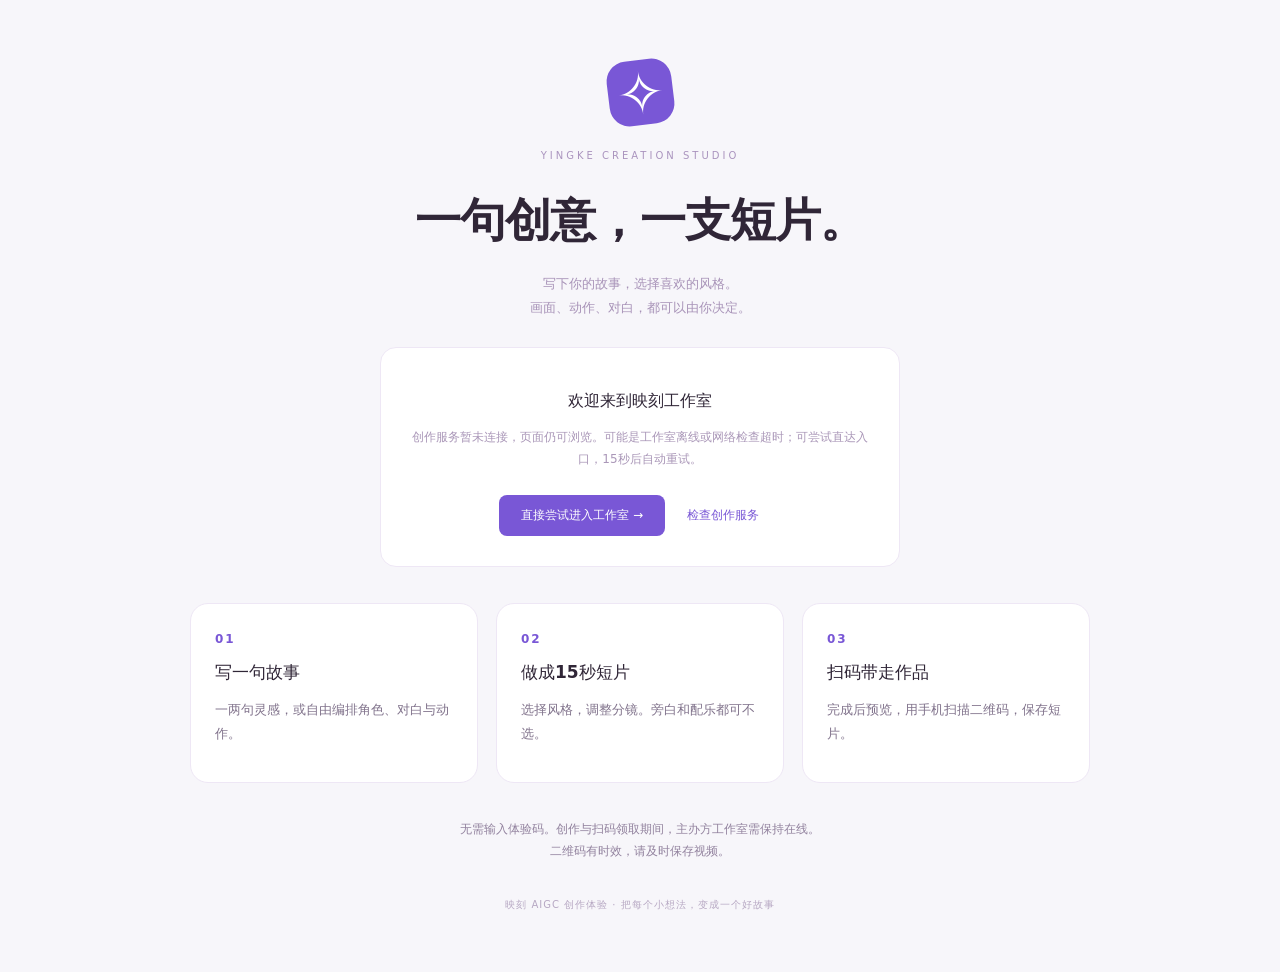
<file: docs/index.html>
<!doctype html>
<html lang="zh-CN"><head><meta charset="utf-8"><meta name="viewport" content="width=device-width,initial-scale=1"><meta name="robots" content="noindex"><meta name="description" content="映刻：从一句创意到15秒AI短片，完成后手机扫码领取。"><title>映刻 · AIGC 创作体验</title><link rel="stylesheet" href="portal.css?v=studio-home-20261101"><script src="portal.js?v=studio-home-20261101" defer></script></head>
<body><main><div class="logo">✧</div><div class="eyebrow">YINGKE CREATION STUDIO</div><h1>一句创意，一支短片。</h1><p>写下你的故事，选择喜欢的风格。<br>画面、动作、对白，都可以由你决定。</p>
<section class="entry"><span class="spinner" id="spinner"></span><h2 id="status">欢迎来到映刻工作室</h2><p id="message">正在检查创作服务，页面内容可随时浏览。</p><a id="enter" hidden>开始创作 →</a><button id="retry" hidden>检查创作服务</button><noscript><p>请开启浏览器JavaScript以连接创作服务。</p></noscript></section>
<div class="steps"><article><b>01</b><h2>写一句故事</h2><p>一两句灵感，或自由编排角色、对白与动作。</p></article><article><b>02</b><h2>做成15秒短片</h2><p>选择风格，调整分镜。旁白和配乐都可不选。</p></article><article><b>03</b><h2>扫码带走作品</h2><p>完成后预览，用手机扫描二维码，保存短片。</p></article></div>
<p class="note">无需输入体验码。创作与扫码领取期间，主办方工作室需保持在线。<br>二维码有时效，请及时保存视频。</p><footer>映刻 AIGC 创作体验 · 把每个小想法，变成一个好故事</footer></main></body></html>
</file>
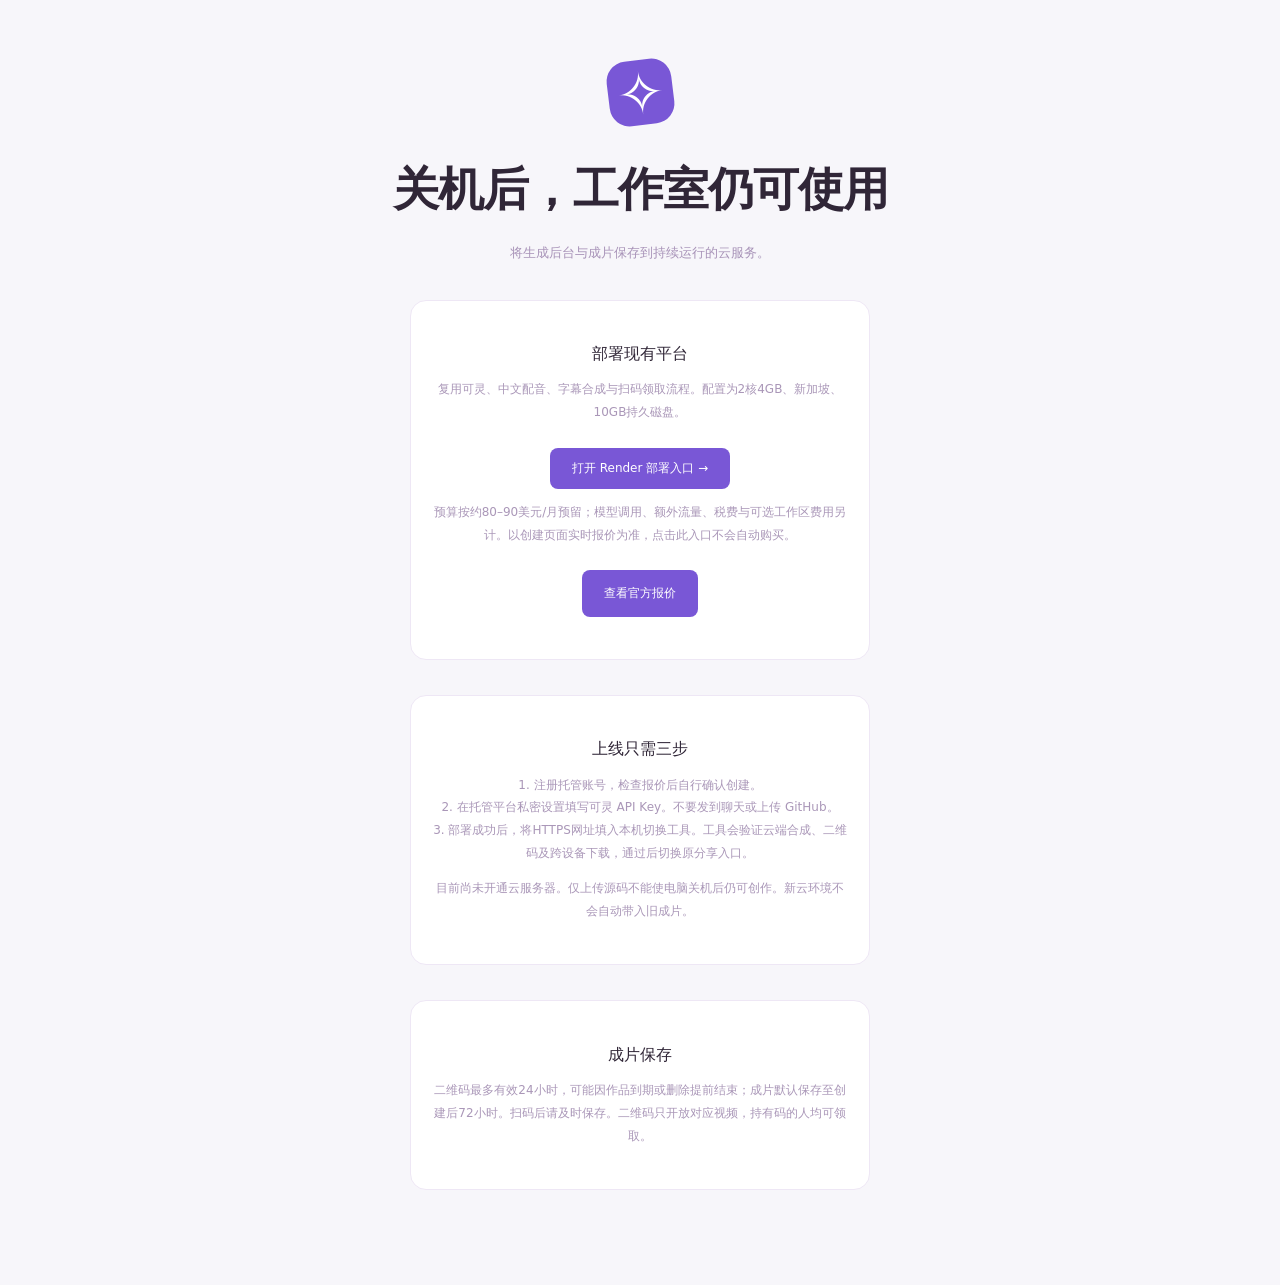
<file: docs/cloud.html>
<!doctype html><html lang="zh-CN"><meta charset="utf-8"><meta name="viewport" content="width=device-width,initial-scale=1"><title>映刻 · 云端部署</title><link rel="stylesheet" href="portal.css"><main><div class="logo">✧</div><h1>关机后，工作室仍可使用</h1><p>将生成后台与成片保存到持续运行的云服务。</p><section><h2>部署现有平台</h2><p>复用可灵、中文配音、字幕合成与扫码领取流程。配置为2核4GB、新加坡、10GB持久磁盘。</p><a href="https://render.com/deploy?repo=https://github.com/719566486/yingke-aigc-studio">打开 Render 部署入口 →</a><p>预算按约80–90美元/月预留；模型调用、额外流量、税费与可选工作区费用另计。以创建页面实时报价为准，点击此入口不会自动购买。</p><p><a href="https://render.com/pricing">查看官方报价</a></p></section><section><h2>上线只需三步</h2><p>1. 注册托管账号，检查报价后自行确认创建。<br>2. 在托管平台私密设置填写可灵 API Key。不要发到聊天或上传 GitHub。<br>3. 部署成功后，将HTTPS网址填入本机切换工具。工具会验证云端合成、二维码及跨设备下载，通过后切换原分享入口。</p><p>目前尚未开通云服务器。仅上传源码不能使电脑关机后仍可创作。新云环境不会自动带入旧成片。</p></section><section><h2>成片保存</h2><p>二维码最多有效24小时，可能因作品到期或删除提前结束；成片默认保存至创建后72小时。扫码后请及时保存。二维码只开放对应视频，持有码的人均可领取。</p></section></main></html>
</file>
<file: docs/portal.css>
*{box-sizing:border-box}body{margin:0;background:#f7f6fa;color:#302637;font-family:"Microsoft YaHei",system-ui,sans-serif;display:grid;place-items:center;min-height:100vh}main{text-align:center;width:min(650px,calc(100% - 35px));padding:50px 20px}.logo{display:grid;place-items:center;width:65px;height:65px;border-radius:20px;background:#7957d6;color:#fff;font-size:58px;margin:0 auto 25px;transform:rotate(-7deg)}.eyebrow{font-size:10px;letter-spacing:3px;color:#aa94be}h1{font-size:28px;line-height:1.7;margin:20px 0 10px}main>p{font-size:13px;color:#a893b8;line-height:1.8}section{background:#fff;border:1px solid #eee7f5;padding:30px 20px;border-radius:16px;margin:35px auto;max-width:460px}h2{font-size:16px;font-weight:550}section p{font-size:12px;line-height:1.9;color:#aa97b8}button,a{font:inherit;cursor:pointer;border:0;border-radius:8px;background:#7957d6;color:#fff;padding:12px 22px;display:inline-block;text-decoration:none;font-size:12px;margin-top:12px}[hidden]{display:none!important}.spinner{display:inline-block;height:26px;width:26px;border:2px solid #eee6fb;border-top-color:#7957d6;border-radius:50%;animation:spin 1s linear infinite}footer{font-size:10px;color:#b7a8c3;letter-spacing:1px}@keyframes spin{to{transform:rotate(360deg)}}@media(max-width:480px){h1{font-size:22px}main{padding:30px 10px}}

main{width:min(940px,calc(100% - 32px));padding:60px 20px}h1{font-size:clamp(28px,4vw,46px);letter-spacing:-1px}.entry{margin:28px auto;max-width:520px}.steps{display:grid;grid-template-columns:repeat(3,minmax(0,1fr));gap:18px;text-align:left;margin:36px 0}.steps article{background:#fff;border:1px solid #eee7f5;border-radius:18px;padding:24px}.steps b{color:#7957d6;font-size:12px;letter-spacing:2px}.steps h2{font-size:17px}.steps p{font-size:13px;line-height:1.8;color:#81738c}.note{font-size:12px;line-height:1.8;color:#92829e}#retry{background:transparent;color:#7957d6}footer{margin-top:36px}@media(max-width:600px){main{padding:35px 8px}.steps{grid-template-columns:1fr;gap:12px}.steps article{padding:20px}}
</file>
